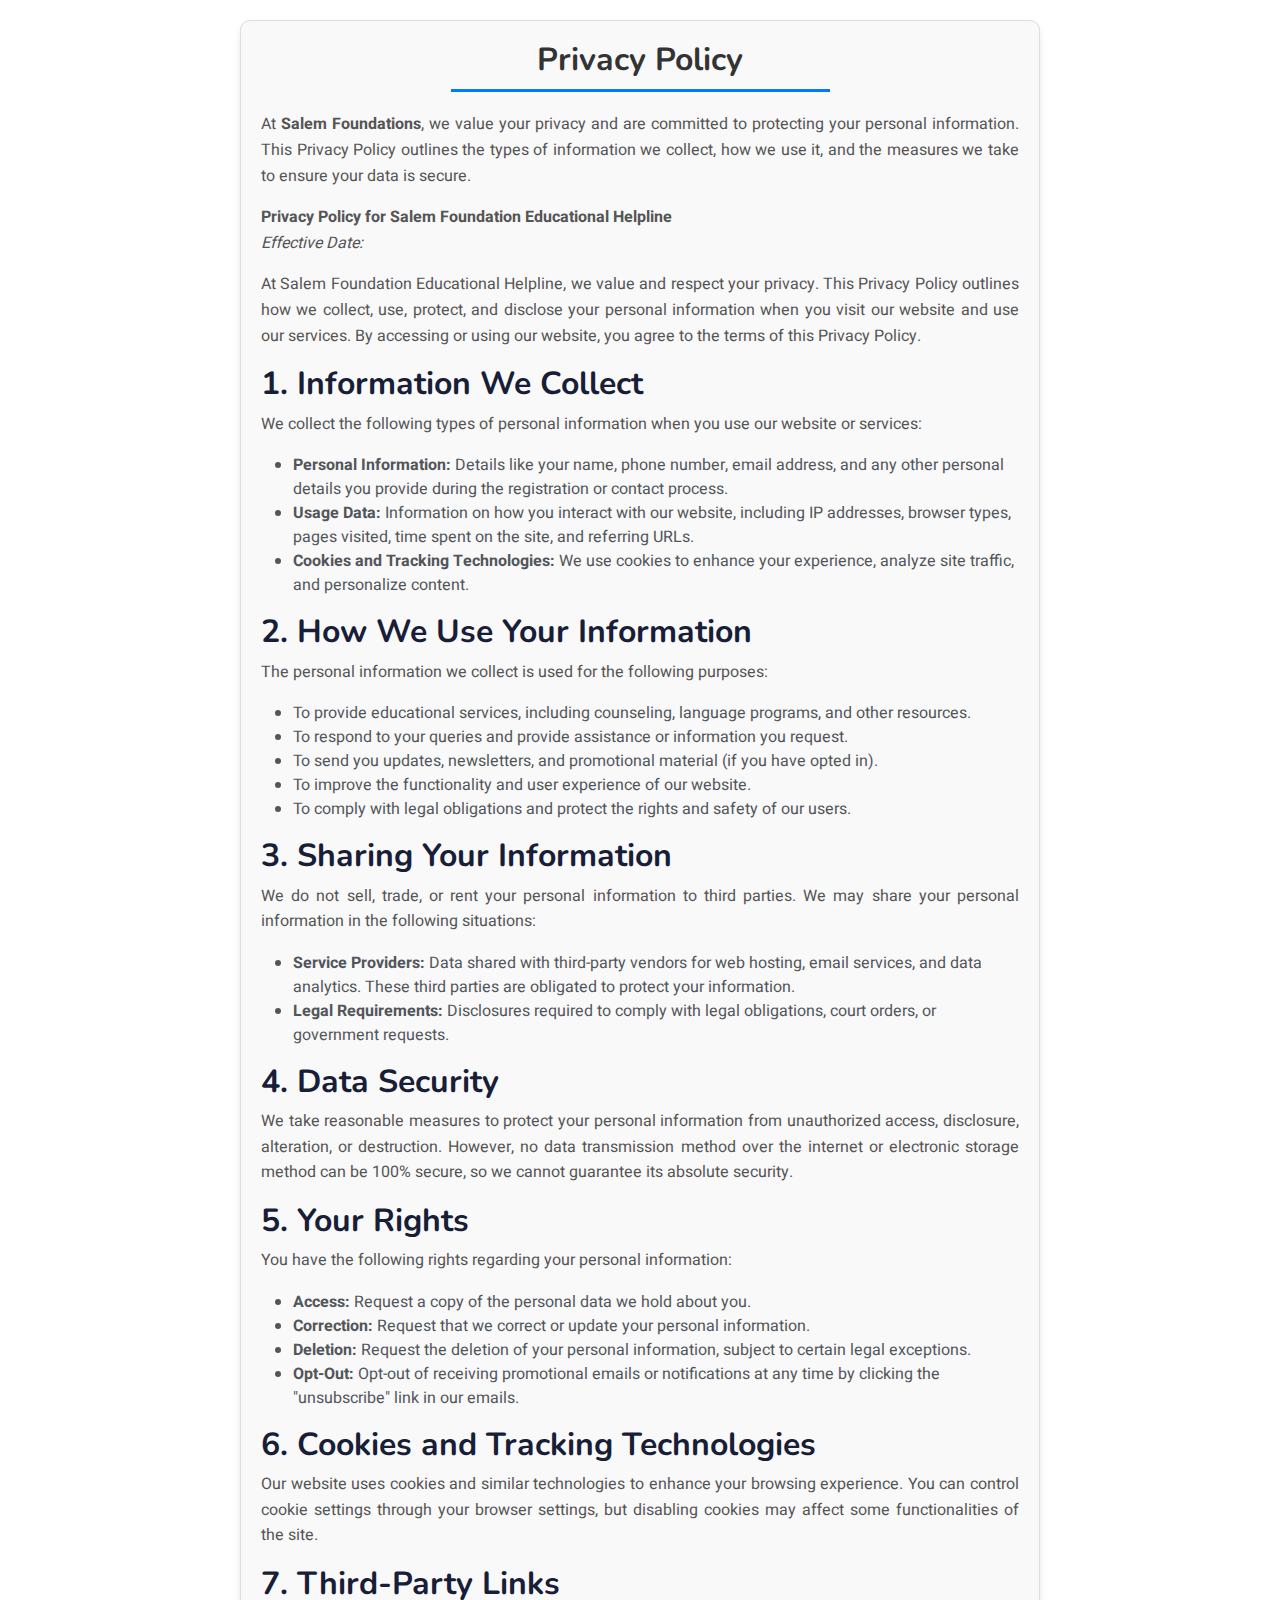
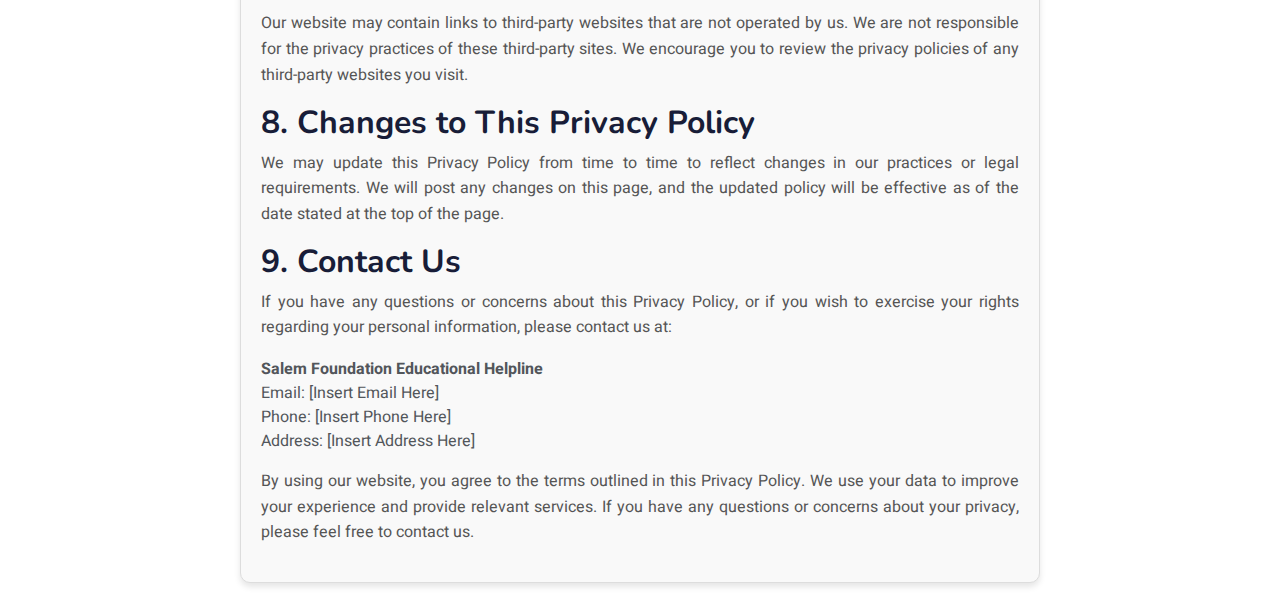
<file: policy.html>
<!DOCTYPE html>
<html lang="en">
<head>
    <meta charset="UTF-8">
    <meta name="viewport" content="width=device-width, initial-scale=1.0">
    <title>Salem Foundations</title>
    <meta content="College Admissions Consulting in Tamil Nadu
    Education Consultancy in Salem
    Career Guidance for Students
    Salem College Admission Services
    Study Abroad Consultants in Tamil Nadu
    Best Education Consultants Near Me
Salem Higher Education Guidance
College Application Support Tamil Nadu
Personalized Career Counseling in Salem
University Admission Assistance in IndiaExpert Admission Guidance Tamil Nadu
Salem College Enrollment Assistance
Higher Education Roadmap for Students
College Selection and Career Planning Salem
Salem Foundations Admission Support
How to Get Admission to Top Colleges in Tamil Nadu
Best College Admission Consultants in Salem
Affordable Education Consulting Services Tamil Nadu
Professional Career Guidance for Students in Salem
Salem-Based Educational Consultancy for College Admissions
Salem Educational Consultants
Tamil Nadu College Admissions Help
Education Counseling Services in Salem
Guidance for Students in Tamil Nadu
Best Consultants for College in Salem
    Peer mentoring programs
    Study tips for college students
    Time management for students
    Self-development programs for youth
    Goal setting for students
    Free coding classes for students
    Python programming for beginners
    Coding classes in Salem
    Online coding courses for students
    Java classes for beginners
    Programming skills for kids
    Learn coding after 12th
    Free IT training in Tamil Nadu
    Coding bootcamps in Salem
    Digital skills for students
    College advice for parents
    Parent-student counseling
    Helping your child choose a college
    Tips for parents of 12th-grade students
    Educational support for parents
    Parental involvement in education
    Parent counseling in Salem
    Parent workshops for education
    Role of parents in college admissions
    Tips for parents on student loans
    Salem district educational helpline
    Free counseling in Salem
    College admission centers in Salem
    Top Salem colleges
    Educational services in Tamil Nadu
    Best colleges near Salem
    Salem Foundation scholarships
    Salem-based career guidance
    Salem educational programs
    Salem Foundation initiatives
    Tamil Nadu government colleges
    Private universities in Tamil Nadu
    State-funded colleges in Salem
    Central universities in Tamil Nadu
    Best private colleges in Salem
    Tamil Nadu polytechnic admissions
    Medical colleges in Tamil Nadu
    Law colleges in Salem
    Admission deadlines in Tamil Nadu colleges
    Distance education in Tamil Nadu
    Technical skills for students
    Free workshops on IT skills
    Hands-on training for students
    Computer courses in Salem
    IT certifications for college students
    Advanced software training
    Practical learning courses
    Skill enhancement classes
    Online skill-building programs
    Free IT workshops
    Student loans in Tamil Nadu
    Education loan counseling
    Low-interest education loans
    Tamil Nadu bank loans for students
    How to apply for student loans
    Government loan schemes for students
    Free guidance on education loans
    Student loan eligibility in India
    Best banks for education loans
    Financial aid programs
    *General Admission Keywords*  
1. College admissions in Tamil Nadu 2025  
2. Free college application help  
3. Salem district college programs  
4. Education consultants in Salem  
5. Guidance for higher education admissions  
6. Top colleges for 12th-grade students  
7. Tamil Nadu university application process  
8. Free educational resources for students  
9. College counseling in Salem  
10. Admission process for Tamil Nadu universities  

*Scholarship and Financial Aid Keywords*  
11. Merit-based scholarships in Tamil Nadu  
12. Free funding for college students  
13. Scholarship eligibility for Indian students  
14. How to apply for scholarships in Salem  
15. Tamil Nadu scholarship opportunities  
16. Grants for higher education in Tamil Nadu  
17. Financial aid offices in Tamil Nadu colleges  
18. Free education schemes in Salem  
19. Women scholarships in Tamil Nadu  
20. Education loan EMI assistance  

*Spoken English Keywords*  
21. English fluency programs in Tamil Nadu  
22. Spoken English programs for youth  
23. Online English communication training  
24. Spoken English for rural students  
25. Personality development and English classes  
26. Confidence-building English courses  
27. Tamil Nadu English language centers  
28. Interactive spoken English classes  
29. Free spoken English for beginners  
30. Communication skill-building workshops  

 *Career Development Keywords*  
31. Job-oriented courses after 12th  
32. Skill-based education in Salem  
33. Career-focused training programs  
34. Career counseling for rural students  
35. Future-ready skill workshops  
36. Career path guidance for students  
37. Free career assessment tools  
38. College courses for career growth  
39. Employment workshops for students  
40. Resume building for freshers  

*Location-Specific Keywords*  
41. Salem Foundation education helpline  
42. Top colleges in Salem district  
43. Salem district higher education guide  
44. Tamil Nadu admission guidance centers  
45. Best schools and colleges in Salem  
46. Student support services in Salem  
47. Salem Foundation initiatives for education  
48. Salem-based career support programs  
49. Free academic help in Salem  
50. Scholarships for Salem students  

*Technical and IT Training Keywords*  
51. Free technical courses in Salem  
52. Computer training for students  
53. Basic programming classes in Tamil Nadu  
54. IT certifications for school students  
55. Learn coding in Salem district  
56. Software development courses for youth  
57. Free IT courses for students  
58. Digital skills training for 12th graders  
59. Advanced Python workshops  
60. AI and machine learning courses for students  
 *Parental Involvement Keywords*  
61. Tips for parents on college admissions  
62. Salem parent-student educational support  
63. Role of parents in higher education  
64. Parent engagement workshops  
65. Family-focused college counseling  
66. Free advice for parents of students  
67. Education support groups for parents  
68. Parent-teacher counseling programs  
69. Scholarships for children of rural parents  
70. Family education workshops in Salem  

*Student-Centered Keywords*  
71. Mental health workshops for students  
72. Free academic guidance for students  
73. Leadership programs for youth  
74. Personal growth activities for students  
75. Workshops on exam preparation  
76. Confidence-building seminars  
77. Group discussions for career readiness  
78. Salem district academic improvement programs  
79. Creative learning workshops  
80. Teamwork skills training for youth  

 *Higher Education Keywords*  
81. Vocational courses in Tamil Nadu  
82. Bachelor’s degree admissions in Salem  
83. College degree programs in Tamil Nadu  
84. Part-time courses in Tamil Nadu colleges  
85. Diploma courses in Tamil Nadu  
86. Admission criteria for engineering colleges  
87. Entrance exam preparation classes  
88. Higher studies guidance for girls  
89. Online admission help for students  
90. Undergraduate programs in Tamil Nadu  

### *Additional Keywords*  
91. Free study material for students  
92. Academic workshops in Tamil Nadu  
93. Motivation sessions for students  
94. Education planning for rural youth  
95. Free educational apps for students  
96. Salem Foundation helpline number  
97. Academic improvement strategies  
98. Life skills workshops for students  
99. Admission fee guidance in Tamil Nadu  
100. Support for first-generation college students
General Admission Keywords*  
1. College entrance help in Tamil Nadu  
2. Salem district admission support  
3. Free college counseling for students  
4. Top institutions in Tamil Nadu  
5. Best private colleges in Salem  
6. Application deadlines for Tamil Nadu colleges  
7. Admission workshops in Salem  
8. Free educational help for students  
9. Online admission services in Tamil Nadu  
10. College admission forms assistance  

Scholarship and Financial Aid Keywords*  
11. Education funding for rural students  
12. Scholarship programs for Tamil Nadu youth  
13. Financial aid services in Salem  
14. Free tuition for merit students  
15. Tamil Nadu education aid programs  
16. Fee concession for higher education  
17. Scholarships for underprivileged students  
18. Financial support for girl students  
19. Need-based scholarships in Tamil Nadu  
20. Free academic grants in Salem  

 *Spoken English Keywords*  
21. English grammar training in Salem  
22. Fluency workshops for rural youth  
23. Spoken English for school students  
24. Advanced English courses in Tamil Nadu  
25. Free English tutorials for beginners  
26. Spoken English teacher training programs  
27. English improvement for college students  
28. Summer English camps in Salem  
29. Tamil Nadu conversational English classes  
30. Real-life English practice sessions  

Career Guidance Keywords*  
31. Vocational guidance after school  
32. Internship opportunities in Salem  
33. Free career webinars for students  
34. Professional development workshops  
35. Choosing the right career path  
36. Higher education and career planning  
37. Salem career fairs for students  
38. Personality assessments for students  
39. Salem job market training programs  
40. Employment readiness workshops  

 *Location-Specific Keywords*  
41. Educational opportunities in Salem  
42. Admission helpline in Tamil Nadu  
43. Salem-based higher education advisors  
44. College placements in Tamil Nadu  
45. Free education in Salem district  
46. Study centers in Tamil Nadu  
47. Salem school-to-college transition services  
48. Educational foundations in Tamil Nadu  
49. Regional admission support for students  
50. Community education programs in Salem  

Technical and IT Training Keywords*  
51. Web development courses for students  
52. IT foundation courses in Salem  
53. Advanced technology workshops  
54. Coding for kids in Tamil Nadu  
55. Robotics classes for students  
56. Mobile app development for beginners  
57. Salem Foundation tech training programs  
58. Cloud computing workshops for students  
59. Cybersecurity training in Tamil Nadu  
60. Digital literacy programs for youth  

 *Parental Support Keywords*  
61. How parents can support education  
62. Educational awareness for parents  
63. Parent-student career planning sessions  
64. Financial advice for parents of students  
65. Family education support programs  
66. Parental involvement in student success  
67. Parent seminars on education in Salem  
68. Academic guidance for families  
69. Parent workshops in Tamil Nadu colleges  
70. Understanding higher education options  

Student Engagement Keywords*  
71. Leadership development for students  
72. Creativity workshops for students  
73. Free personal growth classes  
74. Time management skills for youth  
75. How to excel in academics  
76. Study group activities for students  
77. Emotional intelligence classes for youth  
78. Student achievement awards in Salem  
79. Youth empowerment programs  
80. Stress management classes for students  

Higher Education Keywords*  
81. Bachelor’s degree programs in Tamil Nadu  
82. Specialized courses for Tamil Nadu students  
83. Science colleges in Salem district  
84. Affordable college courses in Tamil Nadu  
85. How to prepare for higher education  
86. Medical course admissions in Salem  
87. PG courses in Tamil Nadu universities  
88. Diploma courses for technical education  
89. Distance learning options in Salem  
90. Career-oriented academic programs  

*Additional Keywords*  
91. Online academic resources for students  
92. Education events in Salem district  
93. Practical learning for Tamil Nadu students  
94. Free library access for students  
95. Tutoring centers in Tamil Nadu  
96. Extracurricular activities for students  
97. Salem Foundation school-to-college program  
98. College admissions information 2025  
99. Best colleges for rural students  
100. Educational apps for Salem students
*General College Admissions Keywords*  
1. College admission consultants in Tamil Nadu  
2. Salem higher education programs  
3. Step-by-step guide to college admissions  
4. Tamil Nadu university application tips  
5. Free college admission seminars  
6. Higher studies guidance in Salem  
7. Best colleges for engineering in Tamil Nadu  
8. Top arts colleges in Salem  
9. College admission process simplified  
10. How to get into Tamil Nadu colleges  

Scholarship and Financial Aid Keywords*  
11. Full scholarships for Tamil Nadu students  
12. Free tuition fee programs in Salem  
13. Financial support for rural education  
14. College fee reimbursement schemes  
15. Tamil Nadu education grants  
16. Scholarships for SC/ST students  
17. Financial aid for economically weaker sections  
18. How to apply for government scholarships  
19. Scholarship programs for first-generation students  
20. Salem district free education programs  

*Application Support Keywords*  
21. College admission forms download  
22. Tamil Nadu entrance exam preparation  
23. Application deadlines for colleges  
24. Free college application review services  
25. How to fill college application forms  
26. Salem university admission criteria  
27. Online admission application process  
28. Admission helpline in Tamil Nadu  
29. Salem Foundation college application workshops  
30. Personal statement guidance for students  
 *Location-Specific Admissions Keywords*  
31. Salem-based college admissions  
32. Admission help for Tamil Nadu students  
33. Regional college programs in Salem  
34. Free admissions guidance in Tamil Nadu  
35. Salem Foundation college network  
36. Best colleges in Salem city  
37. Rural education initiatives in Tamil Nadu  
38. Top universities near Salem district  
39. Education counseling in Tamil Nadu villages  
40. Admission assistance in South India  

Stream-Specific Admissions Keywords**  
41. Admission help for medical courses  
42. Engineering admissions in Tamil Nadu  
43. B.Com college admissions in Salem  
44. Arts and humanities programs in Tamil Nadu  
45. Professional course admissions  
46. Admission help for nursing programs  
47. Polytechnic admissions in Salem  
48. Law school admissions in Tamil Nadu  
49. MBA college admissions in Salem  
50. Tamil Nadu diploma course admissions  

Specialized College Admissions Keywords*  
51. Merit-based college admissions in Tamil Nadu  
52. Quota-based admissions in Salem  
53. How to secure reserved category seats  
54. Salem Foundation admission quotas  
55. Free admission for first-generation learners  
56. Direct college admissions in Tamil Nadu  
57. Salem Foundation minority scholarships  
58. Sports quota admissions in Tamil Nadu  
59. Arts quota admissions in colleges  
60. Free counseling for specialized courses  

Admissions for Rural Students Keywords*  
61. Rural education programs in Tamil Nadu  
62. College admissions for rural youth  
63. Free admission support for villages  
64. Scholarship programs for rural students  
65. Free transportation for rural students  
66. Remote area education opportunities  
67. Education for underserved communities  
68. Rural student-friendly colleges  
69. Free books and materials for rural students  
70. Village-based career counseling  

*Free Programs and Workshops Keywords*  
71. College admission webinars for students  
72. Free admission workshops in Salem  
73. Online seminars on higher education  
74. Student guidance events in Tamil Nadu  
75. Free college application bootcamps  
76. Admission preparation classes in Salem  
77. Free personal interview preparation  
78. Salem career guidance webinars  
79. How to choose the right college program  
80. Salem Foundation education fairs  

Parental Support for Admissions Keywords*  
81. Admission counseling for parents  
82. Parental guide for Tamil Nadu colleges  
83. Family financial planning for education  
84. Parent-student admission workshops  
85. Helping parents navigate college options  
86. Admission advice for working parents  
87. Parent engagement in higher education  
88. Free admission talks for families  
89. College selection tips for parents  
90. Parental support for rural students  

Future-Oriented Admissions Keywords*  
91. Future-ready courses in Tamil Nadu  
92. College admissions for 2025 programs  
93. Emerging career fields in Tamil Nadu  
94. Next-generation education plans  
95. Advanced degree admissions in Tamil Nadu  
96. Free tech-based programs for students  
97. Salem Foundation's future education goals  
98. Future-proof career courses in Salem  
99. Salem college trends for 2025  
100. Tamil Nadu skill-focused admissions
*General Scholarships After +2 Keywords*  
1. Scholarships after 12th in Tamil Nadu  
2. Free college fees for +2 students  
3. How to apply for scholarships after 12th  
4. Tamil Nadu government scholarships for students  
5. Education loans for +2 pass students  
6. Scholarships for merit students after +2  
7. Best scholarships for Class 12 pass students  
8. State scholarships for higher education  
9. Online applications for +2 scholarships  
10. Free college education for 12th pass students  

 *Welfare Scholarships Keywords*  
11. Welfare scholarships in Tamil Nadu  
12. Government welfare schemes for education  
13. Education benefits for underprivileged students  
14. Free education schemes for poor students  
15. Welfare scholarships for SC/ST students  
16. Tamil Nadu scholarships for economically weaker sections  
17. Free education for BPL families  
18. How to get welfare scholarships in Salem  
19. Social welfare board education grants  
20. Tribal welfare scholarships in Tamil Nadu  



First-Generation Graduation Scholarship Keywords*  
21. First-generation graduate scholarships  
22. Scholarships for first-time college students  
23. Tamil Nadu first graduate tuition fee waiver  
24. First graduation schemes in Salem  
25. First graduate family scholarships in Tamil Nadu  
26. Free education for first-generation graduates  
27. Salem Foundation first-graduate assistance  
28. Financial aid for first-time graduates  
29. First graduate quota benefits in Tamil Nadu  
30. Tamil Nadu government first-graduate policy  

*Community Scholarship Keywords*  
31. Community-based education scholarships  
32. Scholarships for Tamil Nadu backward classes  
33. BC/MBC scholarship schemes  
34. Free education for minority students  
35. Community-specific scholarships in Tamil Nadu  
36. Salem Foundation community welfare schemes  
37. OBC scholarships for higher education  
38. Community education benefits in Salem  
39. SC/ST education financial aid  
40. Minority quota scholarships in Tamil Nadu  

*Pudhumai Pen Scholarship Keywords*  
41. Pudhumai Pen scholarship eligibility  
42. Tamil Nadu Pudhumai Pen scheme details  
43. How to apply for Pudhumai Pen scholarship  
44. Benefits of Pudhumai Pen scheme  
45. Free education for girl students in Tamil Nadu  
46. Women education support under Pudhumai Pen  
47. Salem Foundation’s Pudhumai Pen services  
48. Pudhumai Pen scholarship helpline  
49. Tamil Nadu scholarships for girl students  
50. Pudhumai Pen scheme for rural girls  



*Popular Scholarship Keywords*  
51. Scholarships for top rank holders in Tamil Nadu  
52. Merit-based scholarships for +2 students  
53. Free hostel facility scholarships in Tamil Nadu  
54. Tamil Nadu government education aid  
55. Top scholarships for Class 12 students  
56. Private scholarships for higher studies  
57. Overseas scholarships for Tamil Nadu students  
58. Scholarships for engineering students in Tamil Nadu  
59. Arts and science scholarships in Tamil Nadu  
60. Tamil Nadu scholarships for medical courses  

*Need-Based Scholarship Keywords*  
61. Need-based financial aid for students  
62. Scholarships for economically weaker families  
63. Free education for low-income students  
64. Tamil Nadu government need-based scholarships  
65. Financial aid for rural Tamil Nadu students  
66. Tuition fee waivers for EWS students  
67. Scholarships for low-income families in Salem  
68. Free college admissions for poor students  
69. Salem Foundation financial assistance programs  
70. Fee waiver programs for underprivileged students  



*Category-Specific Scholarship Keywords*  
71. SC scholarships for higher education  
72. MBC scholarships for college students  
73. Free tuition for minority students  
74. Scholarships for Tamil Nadu OBC students  
75. Education benefits for ST students in Tamil Nadu  
76. Free education for BC category students  
77. Quota-based scholarships in Tamil Nadu  
78. Financial aid for Dalit students  
79. Community reservation scholarships in Salem  
80. Government quota scholarships for +2 pass  

*Women-Centric Scholarship Keywords*  
81. Free education for girls in Tamil Nadu  
82. Girl-child education benefits in Tamil Nadu  
83. Women empowerment scholarships in Salem  
84. Tamil Nadu schemes for female graduates  
85. Financial support for girl students in rural areas  
86. Pudhumai Pen benefits for female students  
87. Girl-specific scholarships in Tamil Nadu  
88. Free education for single-parent daughters  
89. Women scholarships for STEM courses  
90. Government schemes for women’s education  



*Most-Searched Scholarship Keywords*  
91. Scholarships 2025 in Tamil Nadu  
92. Tamil Nadu post-matric scholarships  
93. Free higher education for 12th students  
94. Central government scholarships for +2 students  
95. Salem Foundation scholarship helpline  
96. Tamil Nadu state quota scholarship schemes  
97. Free textbooks and materials scholarships  
98. How to get free college fees in Tamil Nadu  
99. Top education schemes for Tamil Nadu students  
100. Education welfare programs for Salem students
" name="keywords">
    <meta content="Salem Foundations offers expert educational consulting services to help students navigate the college admission process. We provide personalized guidance, career advice, and support to help students find the right college fit and secure their future success." name="description">

    <link rel="stylesheet" href="css/style.css">
    <link rel="stylesheet" href="css/bootstrap.min.css">

    <!-- Favicons -->
  <link href="img/Salem Foundations Icon.ico" rel="icon">
  <link href="img/Salem Foundations Icon.ico" rel="apple-touch-icon">

    <!-- Google Web Fonts -->
    <link rel="preconnect" href="https://fonts.googleapis.com">
    <link rel="preconnect" href="https://fonts.gstatic.com" crossorigin>
    <link href="https://fonts.googleapis.com/css2?family=Heebo:wght@400;500;600&family=Nunito:wght@600;700;800&display=swap" rel="stylesheet">

    <!-- Icon Font Stylesheet -->
    <link href="https://cdnjs.cloudflare.com/ajax/libs/font-awesome/5.10.0/css/all.min.css" rel="stylesheet">
    <link href="https://cdn.jsdelivr.net/npm/bootstrap-icons@1.4.1/font/bootstrap-icons.css" rel="stylesheet">

    <!-- Libraries Stylesheet -->
    <link href="lib/animate/animate.min.css" rel="stylesheet">
    <link href="lib/owlcarousel/assets/owl.carousel.min.css" rel="stylesheet">

    <!-- Customized Bootstrap Stylesheet -->
    <link href="css/bootstrap.min.css" rel="stylesheet">

    <!-- Template Stylesheet -->
    <link href="css/style.css" rel="stylesheet">

</head>
<body>

  <!-- Privacy Policy Section -->
<div class="policy-section">
    <!-- Main Heading -->
    <h1>Privacy Policy</h1>

    <!-- Introductory Paragraph -->
    <p>
        At <strong>Salem Foundations</strong>, we value your privacy and are committed to protecting your personal information. 
        This Privacy Policy outlines the types of information we collect, how we use it, and the measures we take to ensure 
        your data is secure.
    </p>

    <!-- Policy Overview -->
    <p>
        <strong>Privacy Policy for Salem Foundation Educational Helpline</strong><br>
        <em>Effective Date:</em>
    </p>

    <!-- Introduction -->
    <p>
        At Salem Foundation Educational Helpline, we value and respect your privacy. This Privacy Policy outlines how we collect, 
        use, protect, and disclose your personal information when you visit our website and use our services. By accessing or 
        using our website, you agree to the terms of this Privacy Policy.
    </p>

    <!-- Information We Collect -->
    <h2>1. Information We Collect</h2>
    <p>
        We collect the following types of personal information when you use our website or services:
    </p>
    <ul>
        <li><strong>Personal Information:</strong> Details like your name, phone number, email address, and any other personal 
        details you provide during the registration or contact process.</li>
        <li><strong>Usage Data:</strong> Information on how you interact with our website, including IP addresses, browser types, 
        pages visited, time spent on the site, and referring URLs.</li>
        <li><strong>Cookies and Tracking Technologies:</strong> We use cookies to enhance your experience, analyze site traffic, 
        and personalize content.</li>
    </ul>

    <!-- How We Use Your Information -->
    <h2>2. How We Use Your Information</h2>
    <p>
        The personal information we collect is used for the following purposes:
    </p>
    <ul>
        <li>To provide educational services, including counseling, language programs, and other resources.</li>
        <li>To respond to your queries and provide assistance or information you request.</li>
        <li>To send you updates, newsletters, and promotional material (if you have opted in).</li>
        <li>To improve the functionality and user experience of our website.</li>
        <li>To comply with legal obligations and protect the rights and safety of our users.</li>
    </ul>

    <!-- Sharing Your Information -->
    <h2>3. Sharing Your Information</h2>
    <p>
        We do not sell, trade, or rent your personal information to third parties. We may share your personal information in the 
        following situations:
    </p>
    <ul>
        <li><strong>Service Providers:</strong> Data shared with third-party vendors for web hosting, email services, and data 
        analytics. These third parties are obligated to protect your information.</li>
        <li><strong>Legal Requirements:</strong> Disclosures required to comply with legal obligations, court orders, or government 
        requests.</li>
    </ul>

    <!-- Data Security -->
    <h2>4. Data Security</h2>
    <p>
        We take reasonable measures to protect your personal information from unauthorized access, disclosure, alteration, or 
        destruction. However, no data transmission method over the internet or electronic storage method can be 100% secure, so 
        we cannot guarantee its absolute security.
    </p>

    <!-- Your Rights -->
    <h2>5. Your Rights</h2>
    <p>
        You have the following rights regarding your personal information:
    </p>
    <ul>
        <li><strong>Access:</strong> Request a copy of the personal data we hold about you.</li>
        <li><strong>Correction:</strong> Request that we correct or update your personal information.</li>
        <li><strong>Deletion:</strong> Request the deletion of your personal information, subject to certain legal exceptions.</li>
        <li><strong>Opt-Out:</strong> Opt-out of receiving promotional emails or notifications at any time by clicking the 
        "unsubscribe" link in our emails.</li>
    </ul>

    <!-- Cookies and Tracking Technologies -->
    <h2>6. Cookies and Tracking Technologies</h2>
    <p>
        Our website uses cookies and similar technologies to enhance your browsing experience. You can control cookie settings 
        through your browser settings, but disabling cookies may affect some functionalities of the site.
    </p>

    <!-- Third-Party Links -->
    <h2>7. Third-Party Links</h2>
    <p>
        Our website may contain links to third-party websites that are not operated by us. We are not responsible for the privacy 
        practices of these third-party sites. We encourage you to review the privacy policies of any third-party websites you visit.
    </p>

    <!-- Changes to Privacy Policy -->
    <h2>8. Changes to This Privacy Policy</h2>
    <p>
        We may update this Privacy Policy from time to time to reflect changes in our practices or legal requirements. We will post 
        any changes on this page, and the updated policy will be effective as of the date stated at the top of the page.
    </p>

    <!-- Contact Us -->
    <h2>9. Contact Us</h2>
    <p>
        If you have any questions or concerns about this Privacy Policy, or if you wish to exercise your rights regarding your 
        personal information, please contact us at:
    </p>
    <address>
        <strong>Salem Foundation Educational Helpline</strong><br>
        Email: [Insert Email Here]<br>
        Phone: [Insert Phone Here]<br>
        Address: [Insert Address Here]
    </address>

    <!-- Final Statement -->
    <p>
        By using our website, you agree to the terms outlined in this Privacy Policy. We use your data to improve your experience 
        and provide relevant services. If you have any questions or concerns about your privacy, please feel free to contact us.
    </p>
</div>

</body>
</html>
</file>
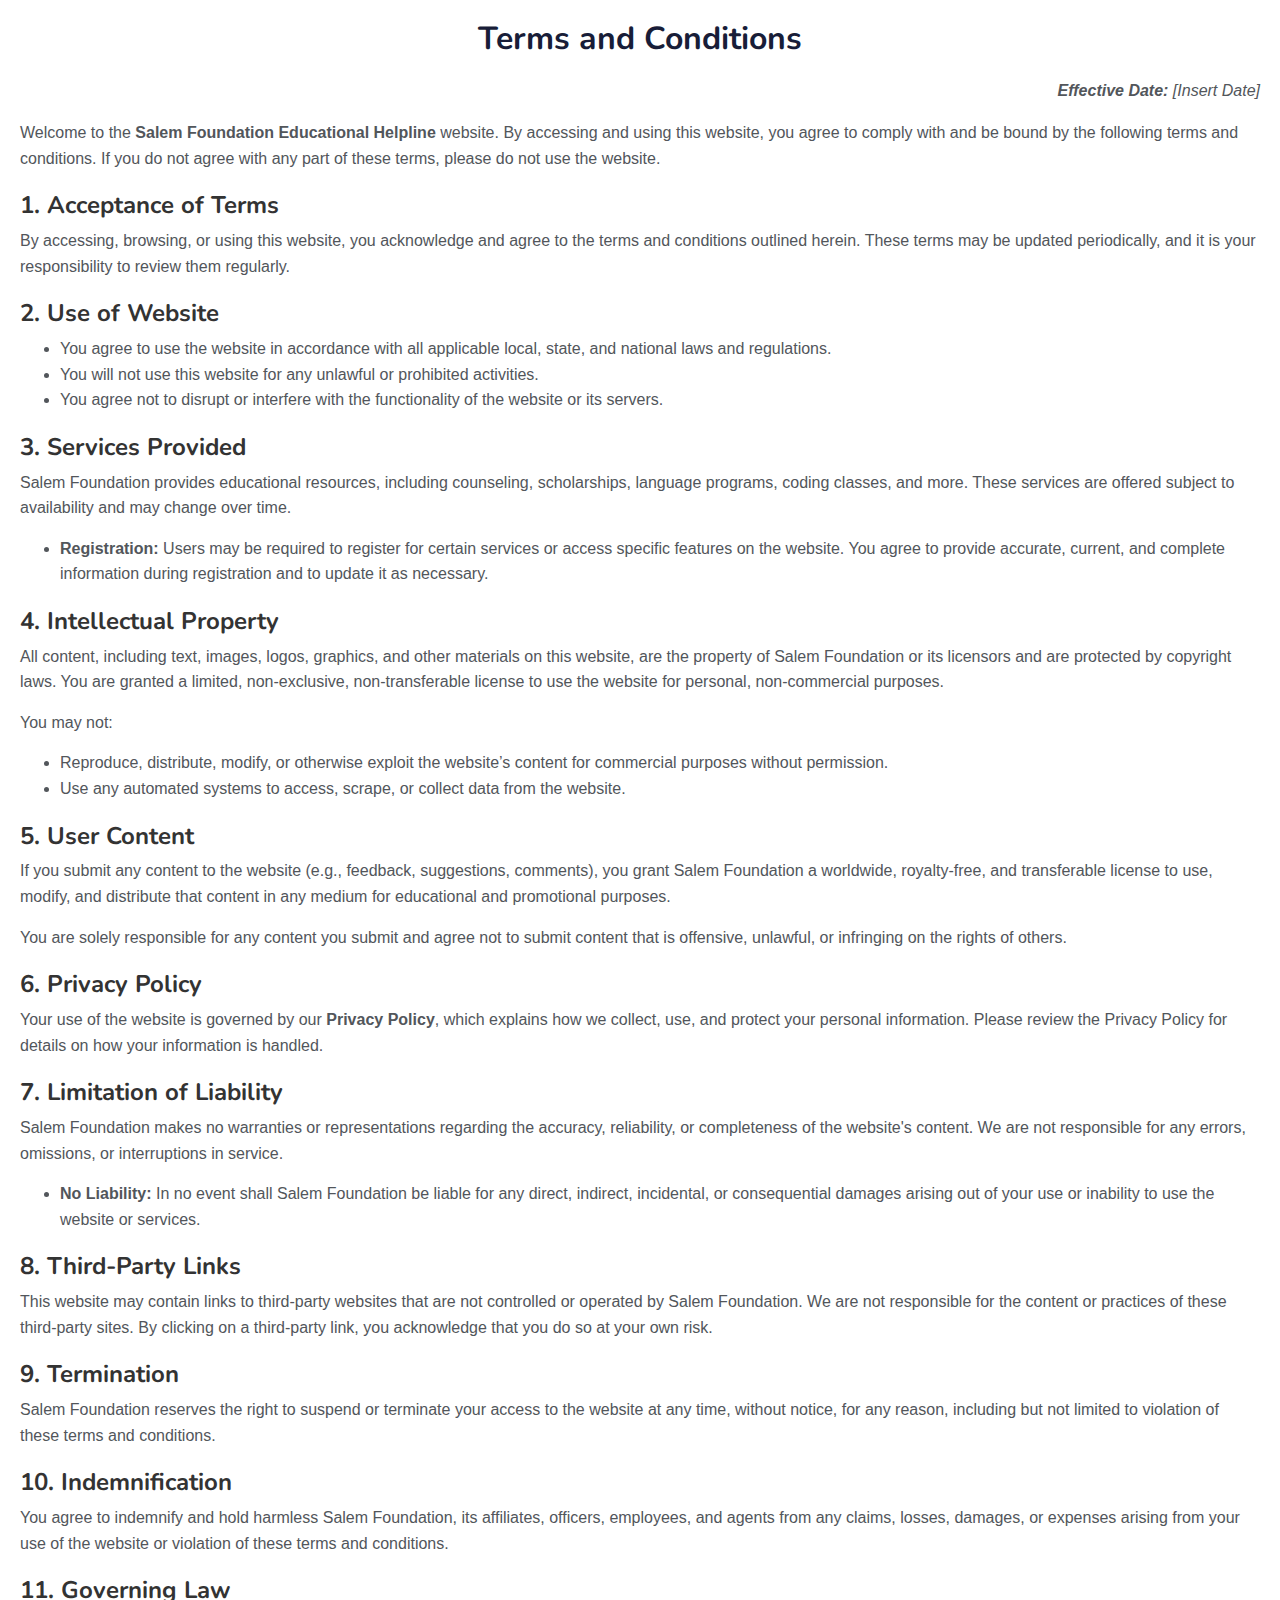
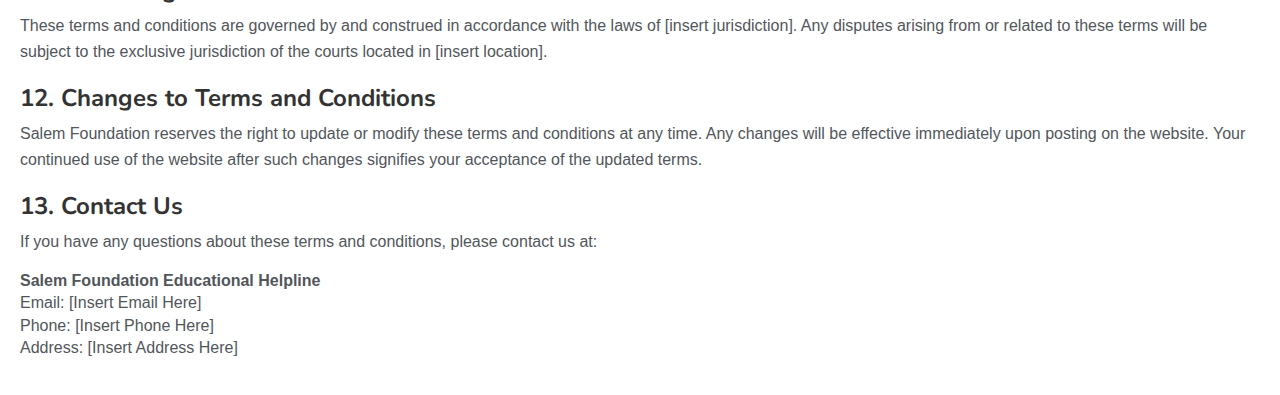
<file: terms.html>
<!DOCTYPE html>
<html lang="en">
<head>
    <meta charset="UTF-8">
    <meta name="viewport" content="width=device-width, initial-scale=1.0">
    <title>Salem Foundations</title>
    <meta content="College Admissions Consulting in Tamil Nadu
    Education Consultancy in Salem
    Career Guidance for Students
    Salem College Admission Services
    Study Abroad Consultants in Tamil Nadu
    Best Education Consultants Near Me
Salem Higher Education Guidance
College Application Support Tamil Nadu
Personalized Career Counseling in Salem
University Admission Assistance in IndiaExpert Admission Guidance Tamil Nadu
Salem College Enrollment Assistance
Higher Education Roadmap for Students
College Selection and Career Planning Salem
Salem Foundations Admission Support
How to Get Admission to Top Colleges in Tamil Nadu
Best College Admission Consultants in Salem
Affordable Education Consulting Services Tamil Nadu
Professional Career Guidance for Students in Salem
Salem-Based Educational Consultancy for College Admissions
Salem Educational Consultants
Tamil Nadu College Admissions Help
Education Counseling Services in Salem
Guidance for Students in Tamil Nadu
Best Consultants for College in Salem
    Peer mentoring programs
    Study tips for college students
    Time management for students
    Self-development programs for youth
    Goal setting for students
    Free coding classes for students
    Python programming for beginners
    Coding classes in Salem
    Online coding courses for students
    Java classes for beginners
    Programming skills for kids
    Learn coding after 12th
    Free IT training in Tamil Nadu
    Coding bootcamps in Salem
    Digital skills for students
    College advice for parents
    Parent-student counseling
    Helping your child choose a college
    Tips for parents of 12th-grade students
    Educational support for parents
    Parental involvement in education
    Parent counseling in Salem
    Parent workshops for education
    Role of parents in college admissions
    Tips for parents on student loans
    Salem district educational helpline
    Free counseling in Salem
    College admission centers in Salem
    Top Salem colleges
    Educational services in Tamil Nadu
    Best colleges near Salem
    Salem Foundation scholarships
    Salem-based career guidance
    Salem educational programs
    Salem Foundation initiatives
    Tamil Nadu government colleges
    Private universities in Tamil Nadu
    State-funded colleges in Salem
    Central universities in Tamil Nadu
    Best private colleges in Salem
    Tamil Nadu polytechnic admissions
    Medical colleges in Tamil Nadu
    Law colleges in Salem
    Admission deadlines in Tamil Nadu colleges
    Distance education in Tamil Nadu
    Technical skills for students
    Free workshops on IT skills
    Hands-on training for students
    Computer courses in Salem
    IT certifications for college students
    Advanced software training
    Practical learning courses
    Skill enhancement classes
    Online skill-building programs
    Free IT workshops
    Student loans in Tamil Nadu
    Education loan counseling
    Low-interest education loans
    Tamil Nadu bank loans for students
    How to apply for student loans
    Government loan schemes for students
    Free guidance on education loans
    Student loan eligibility in India
    Best banks for education loans
    Financial aid programs
    *General Admission Keywords*  
1. College admissions in Tamil Nadu 2025  
2. Free college application help  
3. Salem district college programs  
4. Education consultants in Salem  
5. Guidance for higher education admissions  
6. Top colleges for 12th-grade students  
7. Tamil Nadu university application process  
8. Free educational resources for students  
9. College counseling in Salem  
10. Admission process for Tamil Nadu universities  

*Scholarship and Financial Aid Keywords*  
11. Merit-based scholarships in Tamil Nadu  
12. Free funding for college students  
13. Scholarship eligibility for Indian students  
14. How to apply for scholarships in Salem  
15. Tamil Nadu scholarship opportunities  
16. Grants for higher education in Tamil Nadu  
17. Financial aid offices in Tamil Nadu colleges  
18. Free education schemes in Salem  
19. Women scholarships in Tamil Nadu  
20. Education loan EMI assistance  

*Spoken English Keywords*  
21. English fluency programs in Tamil Nadu  
22. Spoken English programs for youth  
23. Online English communication training  
24. Spoken English for rural students  
25. Personality development and English classes  
26. Confidence-building English courses  
27. Tamil Nadu English language centers  
28. Interactive spoken English classes  
29. Free spoken English for beginners  
30. Communication skill-building workshops  

 *Career Development Keywords*  
31. Job-oriented courses after 12th  
32. Skill-based education in Salem  
33. Career-focused training programs  
34. Career counseling for rural students  
35. Future-ready skill workshops  
36. Career path guidance for students  
37. Free career assessment tools  
38. College courses for career growth  
39. Employment workshops for students  
40. Resume building for freshers  

*Location-Specific Keywords*  
41. Salem Foundation education helpline  
42. Top colleges in Salem district  
43. Salem district higher education guide  
44. Tamil Nadu admission guidance centers  
45. Best schools and colleges in Salem  
46. Student support services in Salem  
47. Salem Foundation initiatives for education  
48. Salem-based career support programs  
49. Free academic help in Salem  
50. Scholarships for Salem students  

*Technical and IT Training Keywords*  
51. Free technical courses in Salem  
52. Computer training for students  
53. Basic programming classes in Tamil Nadu  
54. IT certifications for school students  
55. Learn coding in Salem district  
56. Software development courses for youth  
57. Free IT courses for students  
58. Digital skills training for 12th graders  
59. Advanced Python workshops  
60. AI and machine learning courses for students  
 *Parental Involvement Keywords*  
61. Tips for parents on college admissions  
62. Salem parent-student educational support  
63. Role of parents in higher education  
64. Parent engagement workshops  
65. Family-focused college counseling  
66. Free advice for parents of students  
67. Education support groups for parents  
68. Parent-teacher counseling programs  
69. Scholarships for children of rural parents  
70. Family education workshops in Salem  

*Student-Centered Keywords*  
71. Mental health workshops for students  
72. Free academic guidance for students  
73. Leadership programs for youth  
74. Personal growth activities for students  
75. Workshops on exam preparation  
76. Confidence-building seminars  
77. Group discussions for career readiness  
78. Salem district academic improvement programs  
79. Creative learning workshops  
80. Teamwork skills training for youth  

 *Higher Education Keywords*  
81. Vocational courses in Tamil Nadu  
82. Bachelor’s degree admissions in Salem  
83. College degree programs in Tamil Nadu  
84. Part-time courses in Tamil Nadu colleges  
85. Diploma courses in Tamil Nadu  
86. Admission criteria for engineering colleges  
87. Entrance exam preparation classes  
88. Higher studies guidance for girls  
89. Online admission help for students  
90. Undergraduate programs in Tamil Nadu  

### *Additional Keywords*  
91. Free study material for students  
92. Academic workshops in Tamil Nadu  
93. Motivation sessions for students  
94. Education planning for rural youth  
95. Free educational apps for students  
96. Salem Foundation helpline number  
97. Academic improvement strategies  
98. Life skills workshops for students  
99. Admission fee guidance in Tamil Nadu  
100. Support for first-generation college students
General Admission Keywords*  
1. College entrance help in Tamil Nadu  
2. Salem district admission support  
3. Free college counseling for students  
4. Top institutions in Tamil Nadu  
5. Best private colleges in Salem  
6. Application deadlines for Tamil Nadu colleges  
7. Admission workshops in Salem  
8. Free educational help for students  
9. Online admission services in Tamil Nadu  
10. College admission forms assistance  

Scholarship and Financial Aid Keywords*  
11. Education funding for rural students  
12. Scholarship programs for Tamil Nadu youth  
13. Financial aid services in Salem  
14. Free tuition for merit students  
15. Tamil Nadu education aid programs  
16. Fee concession for higher education  
17. Scholarships for underprivileged students  
18. Financial support for girl students  
19. Need-based scholarships in Tamil Nadu  
20. Free academic grants in Salem  

 *Spoken English Keywords*  
21. English grammar training in Salem  
22. Fluency workshops for rural youth  
23. Spoken English for school students  
24. Advanced English courses in Tamil Nadu  
25. Free English tutorials for beginners  
26. Spoken English teacher training programs  
27. English improvement for college students  
28. Summer English camps in Salem  
29. Tamil Nadu conversational English classes  
30. Real-life English practice sessions  

Career Guidance Keywords*  
31. Vocational guidance after school  
32. Internship opportunities in Salem  
33. Free career webinars for students  
34. Professional development workshops  
35. Choosing the right career path  
36. Higher education and career planning  
37. Salem career fairs for students  
38. Personality assessments for students  
39. Salem job market training programs  
40. Employment readiness workshops  

 *Location-Specific Keywords*  
41. Educational opportunities in Salem  
42. Admission helpline in Tamil Nadu  
43. Salem-based higher education advisors  
44. College placements in Tamil Nadu  
45. Free education in Salem district  
46. Study centers in Tamil Nadu  
47. Salem school-to-college transition services  
48. Educational foundations in Tamil Nadu  
49. Regional admission support for students  
50. Community education programs in Salem  

Technical and IT Training Keywords*  
51. Web development courses for students  
52. IT foundation courses in Salem  
53. Advanced technology workshops  
54. Coding for kids in Tamil Nadu  
55. Robotics classes for students  
56. Mobile app development for beginners  
57. Salem Foundation tech training programs  
58. Cloud computing workshops for students  
59. Cybersecurity training in Tamil Nadu  
60. Digital literacy programs for youth  

 *Parental Support Keywords*  
61. How parents can support education  
62. Educational awareness for parents  
63. Parent-student career planning sessions  
64. Financial advice for parents of students  
65. Family education support programs  
66. Parental involvement in student success  
67. Parent seminars on education in Salem  
68. Academic guidance for families  
69. Parent workshops in Tamil Nadu colleges  
70. Understanding higher education options  

Student Engagement Keywords*  
71. Leadership development for students  
72. Creativity workshops for students  
73. Free personal growth classes  
74. Time management skills for youth  
75. How to excel in academics  
76. Study group activities for students  
77. Emotional intelligence classes for youth  
78. Student achievement awards in Salem  
79. Youth empowerment programs  
80. Stress management classes for students  

Higher Education Keywords*  
81. Bachelor’s degree programs in Tamil Nadu  
82. Specialized courses for Tamil Nadu students  
83. Science colleges in Salem district  
84. Affordable college courses in Tamil Nadu  
85. How to prepare for higher education  
86. Medical course admissions in Salem  
87. PG courses in Tamil Nadu universities  
88. Diploma courses for technical education  
89. Distance learning options in Salem  
90. Career-oriented academic programs  

*Additional Keywords*  
91. Online academic resources for students  
92. Education events in Salem district  
93. Practical learning for Tamil Nadu students  
94. Free library access for students  
95. Tutoring centers in Tamil Nadu  
96. Extracurricular activities for students  
97. Salem Foundation school-to-college program  
98. College admissions information 2025  
99. Best colleges for rural students  
100. Educational apps for Salem students
*General College Admissions Keywords*  
1. College admission consultants in Tamil Nadu  
2. Salem higher education programs  
3. Step-by-step guide to college admissions  
4. Tamil Nadu university application tips  
5. Free college admission seminars  
6. Higher studies guidance in Salem  
7. Best colleges for engineering in Tamil Nadu  
8. Top arts colleges in Salem  
9. College admission process simplified  
10. How to get into Tamil Nadu colleges  

Scholarship and Financial Aid Keywords*  
11. Full scholarships for Tamil Nadu students  
12. Free tuition fee programs in Salem  
13. Financial support for rural education  
14. College fee reimbursement schemes  
15. Tamil Nadu education grants  
16. Scholarships for SC/ST students  
17. Financial aid for economically weaker sections  
18. How to apply for government scholarships  
19. Scholarship programs for first-generation students  
20. Salem district free education programs  

*Application Support Keywords*  
21. College admission forms download  
22. Tamil Nadu entrance exam preparation  
23. Application deadlines for colleges  
24. Free college application review services  
25. How to fill college application forms  
26. Salem university admission criteria  
27. Online admission application process  
28. Admission helpline in Tamil Nadu  
29. Salem Foundation college application workshops  
30. Personal statement guidance for students  
 *Location-Specific Admissions Keywords*  
31. Salem-based college admissions  
32. Admission help for Tamil Nadu students  
33. Regional college programs in Salem  
34. Free admissions guidance in Tamil Nadu  
35. Salem Foundation college network  
36. Best colleges in Salem city  
37. Rural education initiatives in Tamil Nadu  
38. Top universities near Salem district  
39. Education counseling in Tamil Nadu villages  
40. Admission assistance in South India  

Stream-Specific Admissions Keywords**  
41. Admission help for medical courses  
42. Engineering admissions in Tamil Nadu  
43. B.Com college admissions in Salem  
44. Arts and humanities programs in Tamil Nadu  
45. Professional course admissions  
46. Admission help for nursing programs  
47. Polytechnic admissions in Salem  
48. Law school admissions in Tamil Nadu  
49. MBA college admissions in Salem  
50. Tamil Nadu diploma course admissions  

Specialized College Admissions Keywords*  
51. Merit-based college admissions in Tamil Nadu  
52. Quota-based admissions in Salem  
53. How to secure reserved category seats  
54. Salem Foundation admission quotas  
55. Free admission for first-generation learners  
56. Direct college admissions in Tamil Nadu  
57. Salem Foundation minority scholarships  
58. Sports quota admissions in Tamil Nadu  
59. Arts quota admissions in colleges  
60. Free counseling for specialized courses  

Admissions for Rural Students Keywords*  
61. Rural education programs in Tamil Nadu  
62. College admissions for rural youth  
63. Free admission support for villages  
64. Scholarship programs for rural students  
65. Free transportation for rural students  
66. Remote area education opportunities  
67. Education for underserved communities  
68. Rural student-friendly colleges  
69. Free books and materials for rural students  
70. Village-based career counseling  

*Free Programs and Workshops Keywords*  
71. College admission webinars for students  
72. Free admission workshops in Salem  
73. Online seminars on higher education  
74. Student guidance events in Tamil Nadu  
75. Free college application bootcamps  
76. Admission preparation classes in Salem  
77. Free personal interview preparation  
78. Salem career guidance webinars  
79. How to choose the right college program  
80. Salem Foundation education fairs  

Parental Support for Admissions Keywords*  
81. Admission counseling for parents  
82. Parental guide for Tamil Nadu colleges  
83. Family financial planning for education  
84. Parent-student admission workshops  
85. Helping parents navigate college options  
86. Admission advice for working parents  
87. Parent engagement in higher education  
88. Free admission talks for families  
89. College selection tips for parents  
90. Parental support for rural students  

Future-Oriented Admissions Keywords*  
91. Future-ready courses in Tamil Nadu  
92. College admissions for 2025 programs  
93. Emerging career fields in Tamil Nadu  
94. Next-generation education plans  
95. Advanced degree admissions in Tamil Nadu  
96. Free tech-based programs for students  
97. Salem Foundation's future education goals  
98. Future-proof career courses in Salem  
99. Salem college trends for 2025  
100. Tamil Nadu skill-focused admissions
*General Scholarships After +2 Keywords*  
1. Scholarships after 12th in Tamil Nadu  
2. Free college fees for +2 students  
3. How to apply for scholarships after 12th  
4. Tamil Nadu government scholarships for students  
5. Education loans for +2 pass students  
6. Scholarships for merit students after +2  
7. Best scholarships for Class 12 pass students  
8. State scholarships for higher education  
9. Online applications for +2 scholarships  
10. Free college education for 12th pass students  

 *Welfare Scholarships Keywords*  
11. Welfare scholarships in Tamil Nadu  
12. Government welfare schemes for education  
13. Education benefits for underprivileged students  
14. Free education schemes for poor students  
15. Welfare scholarships for SC/ST students  
16. Tamil Nadu scholarships for economically weaker sections  
17. Free education for BPL families  
18. How to get welfare scholarships in Salem  
19. Social welfare board education grants  
20. Tribal welfare scholarships in Tamil Nadu  



First-Generation Graduation Scholarship Keywords*  
21. First-generation graduate scholarships  
22. Scholarships for first-time college students  
23. Tamil Nadu first graduate tuition fee waiver  
24. First graduation schemes in Salem  
25. First graduate family scholarships in Tamil Nadu  
26. Free education for first-generation graduates  
27. Salem Foundation first-graduate assistance  
28. Financial aid for first-time graduates  
29. First graduate quota benefits in Tamil Nadu  
30. Tamil Nadu government first-graduate policy  

*Community Scholarship Keywords*  
31. Community-based education scholarships  
32. Scholarships for Tamil Nadu backward classes  
33. BC/MBC scholarship schemes  
34. Free education for minority students  
35. Community-specific scholarships in Tamil Nadu  
36. Salem Foundation community welfare schemes  
37. OBC scholarships for higher education  
38. Community education benefits in Salem  
39. SC/ST education financial aid  
40. Minority quota scholarships in Tamil Nadu  

*Pudhumai Pen Scholarship Keywords*  
41. Pudhumai Pen scholarship eligibility  
42. Tamil Nadu Pudhumai Pen scheme details  
43. How to apply for Pudhumai Pen scholarship  
44. Benefits of Pudhumai Pen scheme  
45. Free education for girl students in Tamil Nadu  
46. Women education support under Pudhumai Pen  
47. Salem Foundation’s Pudhumai Pen services  
48. Pudhumai Pen scholarship helpline  
49. Tamil Nadu scholarships for girl students  
50. Pudhumai Pen scheme for rural girls  



*Popular Scholarship Keywords*  
51. Scholarships for top rank holders in Tamil Nadu  
52. Merit-based scholarships for +2 students  
53. Free hostel facility scholarships in Tamil Nadu  
54. Tamil Nadu government education aid  
55. Top scholarships for Class 12 students  
56. Private scholarships for higher studies  
57. Overseas scholarships for Tamil Nadu students  
58. Scholarships for engineering students in Tamil Nadu  
59. Arts and science scholarships in Tamil Nadu  
60. Tamil Nadu scholarships for medical courses  

*Need-Based Scholarship Keywords*  
61. Need-based financial aid for students  
62. Scholarships for economically weaker families  
63. Free education for low-income students  
64. Tamil Nadu government need-based scholarships  
65. Financial aid for rural Tamil Nadu students  
66. Tuition fee waivers for EWS students  
67. Scholarships for low-income families in Salem  
68. Free college admissions for poor students  
69. Salem Foundation financial assistance programs  
70. Fee waiver programs for underprivileged students  



*Category-Specific Scholarship Keywords*  
71. SC scholarships for higher education  
72. MBC scholarships for college students  
73. Free tuition for minority students  
74. Scholarships for Tamil Nadu OBC students  
75. Education benefits for ST students in Tamil Nadu  
76. Free education for BC category students  
77. Quota-based scholarships in Tamil Nadu  
78. Financial aid for Dalit students  
79. Community reservation scholarships in Salem  
80. Government quota scholarships for +2 pass  

*Women-Centric Scholarship Keywords*  
81. Free education for girls in Tamil Nadu  
82. Girl-child education benefits in Tamil Nadu  
83. Women empowerment scholarships in Salem  
84. Tamil Nadu schemes for female graduates  
85. Financial support for girl students in rural areas  
86. Pudhumai Pen benefits for female students  
87. Girl-specific scholarships in Tamil Nadu  
88. Free education for single-parent daughters  
89. Women scholarships for STEM courses  
90. Government schemes for women’s education  



*Most-Searched Scholarship Keywords*  
91. Scholarships 2025 in Tamil Nadu  
92. Tamil Nadu post-matric scholarships  
93. Free higher education for 12th students  
94. Central government scholarships for +2 students  
95. Salem Foundation scholarship helpline  
96. Tamil Nadu state quota scholarship schemes  
97. Free textbooks and materials scholarships  
98. How to get free college fees in Tamil Nadu  
99. Top education schemes for Tamil Nadu students  
100. Education welfare programs for Salem students
" name="keywords">
    <meta content="Salem Foundations offers expert educational consulting services to help students navigate the college admission process. We provide personalized guidance, career advice, and support to help students find the right college fit and secure their future success." name="description">

    <link rel="stylesheet" href="css/style.css">
    <link rel="stylesheet" href="css/bootstrap.min.css">

    <!-- Favicons -->
  <link href="img/Salem Foundations Icon.ico" rel="icon">
  <link href="img/Salem Foundations Icon.ico" rel="apple-touch-icon">

    <!-- Google Web Fonts -->
    <link rel="preconnect" href="https://fonts.googleapis.com">
    <link rel="preconnect" href="https://fonts.gstatic.com" crossorigin>
    <link href="https://fonts.googleapis.com/css2?family=Heebo:wght@400;500;600&family=Nunito:wght@600;700;800&display=swap" rel="stylesheet">

    <!-- Icon Font Stylesheet -->
    <link href="https://cdnjs.cloudflare.com/ajax/libs/font-awesome/5.10.0/css/all.min.css" rel="stylesheet">
    <link href="https://cdn.jsdelivr.net/npm/bootstrap-icons@1.4.1/font/bootstrap-icons.css" rel="stylesheet">

    <!-- Libraries Stylesheet -->
    <link href="lib/animate/animate.min.css" rel="stylesheet">
    <link href="lib/owlcarousel/assets/owl.carousel.min.css" rel="stylesheet">

    <!-- Customized Bootstrap Stylesheet -->
    <link href="css/bootstrap.min.css" rel="stylesheet">

    <!-- Template Stylesheet -->
    <link href="css/style.css" rel="stylesheet">

</head>
<body>
    <!-- Terms and Conditions Section -->
<div class="terms-section">
    <!-- Main Heading -->
    <h1 class="terms-heading">Terms and Conditions</h1>

    <!-- Effective Date -->
    <p class="terms-date">
        <strong>Effective Date:</strong> [Insert Date]
    </p>

    <!-- Introduction -->
    <p class="terms-intro">
        Welcome to the <strong>Salem Foundation Educational Helpline</strong> website. By accessing and using this website, you 
        agree to comply with and be bound by the following terms and conditions. If you do not agree with any part of these terms, 
        please do not use the website.
    </p>

    <!-- Terms Sections -->
    <div class="terms-content">
        <!-- Section 1 -->
        <h2>1. Acceptance of Terms</h2>
        <p>
            By accessing, browsing, or using this website, you acknowledge and agree to the terms and conditions outlined herein. 
            These terms may be updated periodically, and it is your responsibility to review them regularly.
        </p>

        <!-- Section 2 -->
        <h2>2. Use of Website</h2>
        <ul>
            <li>You agree to use the website in accordance with all applicable local, state, and national laws and regulations.</li>
            <li>You will not use this website for any unlawful or prohibited activities.</li>
            <li>You agree not to disrupt or interfere with the functionality of the website or its servers.</li>
        </ul>

        <!-- Section 3 -->
        <h2>3. Services Provided</h2>
        <p>
            Salem Foundation provides educational resources, including counseling, scholarships, language programs, coding classes, 
            and more. These services are offered subject to availability and may change over time.
        </p>
        <ul>
            <li><strong>Registration:</strong> Users may be required to register for certain services or access specific features 
            on the website. You agree to provide accurate, current, and complete information during registration and to update it 
            as necessary.</li>
        </ul>

        <!-- Section 4 -->
        <h2>4. Intellectual Property</h2>
        <p>
            All content, including text, images, logos, graphics, and other materials on this website, are the property of Salem 
            Foundation or its licensors and are protected by copyright laws. You are granted a limited, non-exclusive, 
            non-transferable license to use the website for personal, non-commercial purposes.
        </p>
        <p>You may not:</p>
        <ul>
            <li>Reproduce, distribute, modify, or otherwise exploit the website’s content for commercial purposes without permission.</li>
            <li>Use any automated systems to access, scrape, or collect data from the website.</li>
        </ul>

        <!-- Section 5 -->
        <h2>5. User Content</h2>
        <p>
            If you submit any content to the website (e.g., feedback, suggestions, comments), you grant Salem Foundation a 
            worldwide, royalty-free, and transferable license to use, modify, and distribute that content in any medium for 
            educational and promotional purposes.
        </p>
        <p>You are solely responsible for any content you submit and agree not to submit content that is offensive, unlawful, or 
        infringing on the rights of others.</p>

        <!-- Section 6 -->
        <h2>6. Privacy Policy</h2>
        <p>
            Your use of the website is governed by our <strong>Privacy Policy</strong>, which explains how we collect, use, and 
            protect your personal information. Please review the Privacy Policy for details on how your information is handled.
        </p>

        <!-- Other Sections -->
        <h2>7. Limitation of Liability</h2>
        <p>
            Salem Foundation makes no warranties or representations regarding the accuracy, reliability, or completeness of the 
            website's content. We are not responsible for any errors, omissions, or interruptions in service.
        </p>
        <ul>
            <li><strong>No Liability:</strong> In no event shall Salem Foundation be liable for any direct, indirect, incidental, 
            or consequential damages arising out of your use or inability to use the website or services.</li>
        </ul>

        <h2>8. Third-Party Links</h2>
        <p>
            This website may contain links to third-party websites that are not controlled or operated by Salem Foundation. We are 
            not responsible for the content or practices of these third-party sites. By clicking on a third-party link, you 
            acknowledge that you do so at your own risk.
        </p>

        <h2>9. Termination</h2>
        <p>
            Salem Foundation reserves the right to suspend or terminate your access to the website at any time, without notice, for 
            any reason, including but not limited to violation of these terms and conditions.
        </p>

        <h2>10. Indemnification</h2>
        <p>
            You agree to indemnify and hold harmless Salem Foundation, its affiliates, officers, employees, and agents from any 
            claims, losses, damages, or expenses arising from your use of the website or violation of these terms and conditions.
        </p>

        <h2>11. Governing Law</h2>
        <p>
            These terms and conditions are governed by and construed in accordance with the laws of [insert jurisdiction]. Any 
            disputes arising from or related to these terms will be subject to the exclusive jurisdiction of the courts located 
            in [insert location].
        </p>

        <h2>12. Changes to Terms and Conditions</h2>
        <p>
            Salem Foundation reserves the right to update or modify these terms and conditions at any time. Any changes will be 
            effective immediately upon posting on the website. Your continued use of the website after such changes signifies 
            your acceptance of the updated terms.
        </p>

        <h2>13. Contact Us</h2>
        <p>
            If you have any questions about these terms and conditions, please contact us at:
        </p>
        <address>
            <strong>Salem Foundation Educational Helpline</strong><br>
            Email: [Insert Email Here]<br>
            Phone: [Insert Phone Here]<br>
            Address: [Insert Address Here]
        </address>
    </div>
</div>

</body>
</html>
</file>
<file: css/style.css>
/* Fonts */
:root {
    --default-font: "Roboto",  system-ui, -apple-system, "Segoe UI", Roboto, "Helvetica Neue", Arial, "Noto Sans", "Liberation Sans", sans-serif, "Apple Color Emoji", "Segoe UI Emoji", "Segoe UI Symbol", "Noto Color Emoji";
    --heading-font: "Raleway",  sans-serif;
    --nav-font: "Poppins",  sans-serif;
  }
  
  /* Global Colors */
  :root { 
    --background-color: #ffffff; 
    --default-color: #272829;
    --heading-color: #45505b; 
    --accent-color: #06bbcc;
    --surface-color: #ffffff; 
    --contrast-color: #ffffff;
  }
  
  /* Nav Menu Colors */
  :root {
    --nav-color: #45505b; 
    --nav-hover-color: #0563bb; 
    --nav-mobile-background-color: #ffffff; 
    --nav-dropdown-background-color: #ffffff; 
    --nav-dropdown-color: #212529; 
    --nav-dropdown-hover-color: #0563bb
  }
  
  /* Color Presets */
  
  .light-background {
    --background-color: #f9f9f9;
    --surface-color: #ffffff;
  }
  
  .dark-background {
    --background-color: #060606;
    --default-color: #ffffff;
    --heading-color: #ffffff;
    --surface-color: #252525;
    --contrast-color: #ffffff;
  }
  
  /* Smooth scroll */
  :root {
    scroll-behavior: smooth;
  }

:root {
    --primary: #06BBCC;
    --light: #F0FBFC;
    --dark: #181d38;
}

.fw-medium {
    font-weight: 600 !important;
}

.fw-semi-bold {
    font-weight: 700 !important;
}

.back-to-top {
    position: fixed;
    display: none;
    right: 45px;
    bottom: 45px;
    z-index: 99;
}


/*** Spinner ***/
#spinner {
    opacity: 0;
    visibility: hidden;
    transition: opacity .5s ease-out, visibility 0s linear .5s;
    z-index: 99999;
}

#spinner.show {
    transition: opacity .5s ease-out, visibility 0s linear 0s;
    visibility: visible;
    opacity: 1;
}


/*** Button ***/
.btn {
    font-family: 'Nunito', sans-serif;
    font-weight: 600;
    transition: .5s;
}

.btn.btn-primary,
.btn.btn-secondary {
    color: #FFFFFF;
}

.btn-square {
    width: 38px;
    height: 38px;
}

.btn-sm-square {
    width: 32px;
    height: 32px;
}

.btn-lg-square {
    width: 48px;
    height: 48px;
}

.btn-square,
.btn-sm-square,
.btn-lg-square {
    padding: 0;
    display: flex;
    align-items: center;
    justify-content: center;
    font-weight: normal;
    border-radius: 10px;

    position: fixed;
    bottom: 50px; /* Adjust position above the WhatsApp button if both are used */
    right: 60px;
    width: 60px;
    height: 60px;
    z-index: 1000;
    border-radius: 50%;
    box-shadow: 0px 4px 6px rgba(0, 0, 0, 0.2);
    display: flex;
    align-items: center;
    justify-content: center;
    text-decoration: none;
}
@media (max-width: 600px) {
  .btn-lg-square{    
      width: 50px;
      height: 50px;
      bottom: 40px; /* Adjust for smaller screens */
      right: 30px;
  }
  
}


/*** Navbar ***/
.navbar .dropdown-toggle::after {
    border: none;
    content: "\f107";
    font-family: "Font Awesome 5 Free";
    font-weight: 900;
    vertical-align: middle;
    margin-left: 8px;
}

.navbar-light .navbar-nav .nav-link {
    margin-right: 30px;
    padding: 25px 0;
    color: #FFFFFF;
    font-size: 15px;
    text-transform: uppercase;
    outline: none;
}

.navbar-light .navbar-nav .nav-link:hover,
.navbar-light .navbar-nav .nav-link.active {
    color: var(--primary);
}

@media (max-width: 991.98px) {
    .navbar-light .navbar-nav .nav-link  {
        margin-right: 0;
        padding: 10px 0;
    }

    .navbar-light .navbar-nav {
        border-top: 1px solid #EEEEEE;
    }
}

.navbar-light .navbar-brand,
.navbar-light a.btn {
    height: 75px;
}

.navbar-light .navbar-nav .nav-link {
    color: var(--dark);
    font-weight: 500;
}

.navbar-light.sticky-top {
    top: -100px;
    transition: .5s;
}

@media (min-width: 992px) {
    .navbar .nav-item .dropdown-menu {
        display: block;
        margin-top: 0;
        opacity: 0;
        visibility: hidden;
        transition: .5s;
    }

    .navbar .dropdown-menu.fade-down {
        top: 100%;
        transform: rotateX(-75deg);
        transform-origin: 0% 0%;
    }

    .navbar .nav-item:hover .dropdown-menu {
        top: 100%;
        transform: rotateX(0deg);
        visibility: visible;
        transition: .5s;
        opacity: 1;
    }
}


/*** Header carousel ***/
@media (max-width: 768px) {
    .header-carousel .owl-carousel-item {
        position: relative;
        min-height: 500px;
    }
    
    .header-carousel .owl-carousel-item img {
        position: absolute;
        width: 100%;
        height: 100%;
        object-fit: cover;
    }
}

.header-carousel .owl-nav {
    position: absolute;
    top: 50%;
    right: 8%;
    transform: translateY(-50%);
    display: flex;
    flex-direction: column;
}

.header-carousel .owl-nav .owl-prev,
.header-carousel .owl-nav .owl-next {
    margin: 7px 0;
    width: 45px;
    height: 45px;
    display: flex;
    align-items: center;
    justify-content: center;
    color: #FFFFFF;
    background: transparent;
    border: 1px solid #FFFFFF;
    font-size: 22px;
    transition: .5s;
}

.header-carousel .owl-nav .owl-prev:hover,
.header-carousel .owl-nav .owl-next:hover {
    background: var(--primary);
    border-color: var(--primary);
}

.page-header {
    background: linear-gradient(rgba(24, 29, 56, .7), rgba(24, 29, 56, .7)), url(../img/carousel-1.jpg);
    background-position: center center;
    background-repeat: no-repeat;
    background-size: cover;
}

.page-header-inner {
    background: rgba(15, 23, 43, .7);
}

.breadcrumb-item + .breadcrumb-item::before {
    color: var(--light);
}

.banner-container {
  position: relative;
  width: 100%;
  height: 100vh; /* Default height */
  overflow: hidden;
}

.banner-img {
  width: 100%;
  height: 100%;
  object-fit: cover;
}

.banner-overlay {
  position: absolute;
  top: 0;
  left: 0;
  width: 100%;
  height: 100%;
  background: rgba(24, 29, 56, 0.7);
  display: flex;
  align-items: center;
}

/* Responsive Design for Mobile */
@media (max-width: 768px) {
  .banner-container {
      height: 80vh; /* Increased height for 4:5 aspect ratio */
  }
}

/*** Section Title ***/
.section-title {
    position: relative;
    display: inline-block;
    text-transform: uppercase;
}


.section-title.text-start::before {
    width: calc(100% + 40px);
    left: 0;
}

.section-title.text-start::after {
    width: calc(100% + 60px);
    left: 0;
}


/*** After 12th ***/
.service-item {
    background: var(--light);
    transition: .5s;
}

.service-item:hover {
    margin-top: -10px;
    background: var(--primary);
}

.service-item * {
    transition: .5s;
}

.service-item:hover * {
    color: var(--light) !important;
}

/*Why us stats*/
.stats-section {
  display: flex;
  justify-content: space-around;
  align-items: center;
  background-color: #ffffff;
  padding: 20px 0;
}

.stat-item {
  text-align: center;
  margin: 10px;
}

.icon {

  font-size: 50px;
  
  color: #06bbcc;
  margin-bottom: 10px;
}

.number {
  font-size: 20px;
  color: #333;
  font-weight: bold;
}

.stat-item p {
  color: #666;
}

.extra {
  margin-left: 5rem;
  flex: 0  auto;
  width: 42.5%;
  float: left;
  display: relative;
  flex-wrap: wrap;
}

.extra2 {
  margin-left: 5rem;
 
  width: 42.5%;
  float: left;
 
}

@media screen and (max-width: 600px){
  extra, extra2{
  width: 100%;
  }
  }

  @media only screen and (max-width: 500px)
  {
    .extra {
        margin-left: 5rem;
        width: 70.5%;
        float: left;
        display: relative;
        flex-wrap: wrap;
    }
    .extra2 {
      margin-left: 5rem;
      width: 70.5%;
      float: left;
      display: relative;
      flex-wrap: wrap;
  }
  }

    /* Section Title Styling */
    .institutions-section {
      text-align: center;
      padding: 20px 0;
      background-color: #ffffff; /* Optional background color */
    }
    
    .institutions-section .section-title {
      
      font-weight: bold;
      margin-bottom: 20px;
      color: #181d38; /* Text color */
    }
    
    /* Logos Container Styling */
    .logos-container {
      display: flex;
      justify-content: space-around;
      align-items: center;
      gap: 20px; /* Adjust gap between logos */
      flex-wrap: wrap; /* Allows wrapping for smaller screens */
      padding: 20px;
    }
    
    .logos-container img {
      max-width: 180px; /* Adjust the max width of the logos */
      height: auto; /* Maintain aspect ratio */
      transition: transform 0.3s ease-in-out; /* Optional hover effect */
    }
    
    .logos-container img:hover {
      transform: scale(1.1); /* Slightly enlarge on hover */
    }
    
    /* Responsive Styling */
    @media (max-width: 768px) {
      .logos-container {
          justify-content: center; /* Center logos on smaller screens */
          gap: 15px;
      }
    
      .logos-container img {
          max-width: 140px; /* Reduce logo size for smaller screens */
      }
    }
    

/*** Testimonial ***/
.testimonial-carousel::before {
    position: absolute;
    content: "";
    top: 0;
    left: 0;
    height: 100%;
    width: 0;
    background: linear-gradient(to right, rgba(255, 255, 255, 1) 0%, rgba(255, 255, 255, 0) 100%);
    z-index: 1;
}

.testimonial-carousel::after {
    position: absolute;
    content: "";
    top: 0;
    right: 0;
    height: 100%;
    width: 0;
    background: linear-gradient(to left, rgba(255, 255, 255, 1) 0%, rgba(255, 255, 255, 0) 100%);
    z-index: 1;
}

@media (min-width: 768px) {
    .testimonial-carousel::before,
    .testimonial-carousel::after {
        width: 200px;
    }
}

@media (min-width: 992px) {
    .testimonial-carousel::before,
    .testimonial-carousel::after {
        width: 300px;
    }
}

.testimonial-carousel .owl-item .testimonial-text,
.testimonial-carousel .owl-item.center .testimonial-text * {
    transition: .5s;
}

.testimonial-carousel .owl-item.center .testimonial-text {
    background: var(--primary) !important;
}

.testimonial-carousel .owl-item.center .testimonial-text * {
    color: #FFFFFF !important;
}

.testimonial-carousel .owl-dots {
    margin-top: 24px;
    display: flex;
    align-items: flex-end;
    justify-content: center;
}

.testimonial-carousel .owl-dot {
    position: relative;
    display: inline-block;
    margin: 0 5px;
    width: 15px;
    height: 15px;
    border: 1px solid #CCCCCC;
    transition: .5s;
}

.testimonial-carousel .owl-dot.active {
    background: var(--primary);
    border-color: var(--primary);
}

/*vid testimonal*/
.carousel {
  position: relative;
  max-width: 800px;
  margin: auto;
  overflow: hidden;
}

.carousel-inner {
  display: flex;
  transition: transform 0.5s ease-in-out;
}

.carousel-item {
  min-width: 100%;
  box-sizing: border-box;
}

.carousel video {
  width: 100%;
  height: auto;
}

.carousel-control {
  position: absolute;
  top: 50%;
  transform: translateY(-50%);
  background-color: rgba(0, 0, 0, 0.5);
  color: #fff;
  border: none;
  padding: 10px;
  cursor: pointer;
  border-radius: 50%;
}

.carousel-control.prev {
  left: 10px;
}

.carousel-control.next {
  right: 10px;
}
.carousel-inner img {
  width: 100%; /* Set to 100% to make it responsive */
  max-width: 600px; /* Optional: Limit the maximum width */
  height: auto; /* Maintain the aspect ratio */
  margin: 0 auto; /* Center the image horizontally */
  display: block; /* Ensure proper alignment */
}

/***Contact Form***/

.contact {
  position: relative;
  width: 100%;
  min-height: 100vh;
  padding: 2rem;
  background-color: #fafafa;
  overflow: hidden;
  display: flex;
  align-items: center;
  justify-content: center;
}

.form {
  width: 100%;
  max-width: 820px;
  background-color: #fff;
  border-radius: 10px;
  box-shadow: 0 0 20px 1px rgba(0, 0, 0, 0.1);
  z-index: 1000;
  overflow: hidden;
  display: grid;
  grid-template-columns: repeat(2, 1fr);
}

.contact-form {
  background-color: #06bbcc;
  position: relative;
}

.circle {
  border-radius: 50%;
  background: linear-gradient(135deg, transparent 20%, #06bbcc);
  position: absolute;
}

.circle.one {
  width: 130px;
  height: 130px;
  top: 130px;
  right: -40px;
}

.circle.two {
  width: 80px;
  height: 80px;
  top: 10px;
  right: 30px;
}

.contact-form:before {
  content: "";
  position: absolute;
  width: 26px;
  height: 26px;
  background-color: #06bbcc;
  transform: rotate(45deg);
  top: 50px;
  left: -13px;
}

form {
  padding: 2.3rem 2.2rem;
  z-index: 10;
  overflow: hidden;
  position: relative;
}

.title {
  color: #fff;
  font-weight: 500;
  font-size: 1.5rem;
  line-height: 1;
  margin-bottom: 0.7rem;
}

.input-container {
  position: relative;
  margin: 1rem 0;
}

.input {
  width: 100%;
  outline: none;
  border: 2px solid #fafafa;
  background: none;
  padding: 0.6rem 1.2rem;
  color: #fff;
  font-weight: 500;
  font-size: 0.95rem;
  letter-spacing: 0.5px;
  border-radius: 25px;
  transition: 0.3s;
}

textarea.input {
  padding: 0.8rem 1.2rem;
  min-height: 150px;
  border-radius: 22px;
  resize: none;
  overflow-y: auto;
}

.input-container label {
  position: absolute;
  top: 50%;
  left: 15px;
  transform: translateY(-50%);
  padding: 0 0.4rem;
  color: #fafafa;
  font-size: 0.9rem;
  font-weight: 400;
  pointer-events: none;
  z-index: 1000;
  transition: 0.5s;
}

.input-container.textarea label {
  top: 1rem;
  transform: translateY(0);
}

.btnl {
  padding: 0.6rem 1.3rem;
  
  border: 2px solid #fafafa;
  font-size: 0.95rem;
  color: #06bbcc;
  line-height: 1;
  border-radius: 25px;
  outline: none;
  cursor: pointer;
  transition: 0.3s;
  margin: 0;
}



.input-container span {
  position: absolute;
  top: 0;
  left: 25px;
  transform: translateY(-50%);
  font-size: 0.8rem;
  padding: 0 0.4rem;
  color: transparent;
  pointer-events: none;
  z-index: 500;
}

.input-container span:before,
.input-container span:after {
  content: "";
  position: absolute;
  width: 10%;
  opacity: 0;
  transition: 0.3s;
  height: 5px;
  background-color: #06bbcc;
  top: 50%;
  transform: translateY(-50%);
}

.input-container span:before {
  left: 50%;
}

.input-container span:after {
  right: 50%;
}

.input-container.focus label {
  top: 0;
  transform: translateY(-50%);
  left: 25px;
  font-size: 0.8rem;
}

.input-container.focus span:before,
.input-container.focus span:after {
  width: 50%;
  opacity: 1;
}

.contact-info {
  padding: 2.3rem 2.2rem;
  position: relative;
}

.contact-info .title {
  color: #06bbcc;
}

.text {
  color: #333;
  margin: 1.5rem 0 2rem 0;
}

.information {
  display: flex;
  color: #555;
  margin: 0.7rem 0;
  align-items: center;
  font-size: 0.95rem;
}

.icon {
 
  margin-right: 0.7rem;
}

.social-media {
  padding: 2rem 0 0 0;
}

.social-media p {
  color: #333;
}

.social-icons {
  display: flex;
  margin-top: 0.5rem;
}

.social-icons a {
  width: 35px;
  height: 35px;
  border-radius: 5px;
  background: linear-gradient(45deg, #06bbcc, #06bbcc);
  color: #fff;
  text-align: center;
  line-height: 35px;
  margin-right: 0.5rem;
  transition: 0.3s;
}

.social-icons a:hover {
  transform: scale(1.05);
}

.contact-info:before {
  content: "";
  position: absolute;
  width: 110px;
  height: 100px;
  border: 22px solid #06bbcc;
  border-radius: 50%;
  bottom: -77px;
  right: 50px;
  opacity: 0.3;
}

.big-circle {
  position: absolute;
  width: 500px;
  height: 500px;
  border-radius: 50%;
  background: linear-gradient(to bottom, #06bbcc, #06bbcc);
  bottom: 50%;
  right: 50%;
  transform: translate(-40%, 38%);
}

.big-circle:after {
  content: "";
  position: absolute;
  width: 360px;
  height: 360px;
  background-color: #fafafa;
  border-radius: 50%;
  top: calc(50% - 180px);
  left: calc(50% - 180px);
}

.square {
  position: absolute;
  height: 400px;
  top: 50%;
  left: 50%;
  transform: translate(181%, 11%);
  opacity: 0.2;
}



@media (max-width: 850px) {
  .form {
    grid-template-columns: 1fr;
  }

  .contact-info:before {
    bottom: initial;
    top: -75px;
    right: 65px;
    transform: scale(0.95);
  }

  .contact-form:before {
    top: -13px;
    left: initial;
    right: 70px;
  }

  .square {
    transform: translate(140%, 43%);
    height: 350px;
  }

  .big-circle {
    bottom: 75%;
    transform: scale(0.9) translate(-40%, 30%);
    right: 50%;
  }

  .text {
    margin: 1rem 0 1.5rem 0;
  }

  .social-media {
    padding: 1.5rem 0 0 0;
  }
}

@media (max-width: 480px) {
  .container {
    padding: 1.5rem;
  }

  .contact-info:before {
    display: none;
  }

  .square,
  .big-circle {
    display: none;
  }

  form,
  .contact-info {
    padding: 1.7rem 1.6rem;
  }

  .text,
  .information,
  .social-media p {
    font-size: 0.8rem;
  }

  .title {
    font-size: 1.15rem;
  }

  .social-icons a {
    width: 30px;
    height: 30px;
    line-height: 30px;
  }

  .icon {
    width: 23px;
  }

  .input {
    padding: 0.45rem 1.2rem;
  }

  .btn {
    padding: 0.45rem 1.2rem;
  }
}

/* Floating Call Button Styles */
.call-float {
  position: fixed;
  bottom: 250px; /* Adjust position above the WhatsApp button if both are used */
  right: 60px;
  width: 60px;
  height: 60px;
  z-index: 1000;
  background-color: #0A74DA; /* Blue background color */
  border-radius: 50%;
  box-shadow: 0px 4px 6px rgba(0, 0, 0, 0.2);
  display: flex;
  align-items: center;
  justify-content: center;
  text-decoration: none;
}

.call-float img {
  width: 40px;
  height: 40px;
}

/* Hover effect */
.call-float:hover {
  background-color: #0056a8; /* Darker blue on hover */
  box-shadow: 0px 6px 8px rgba(0, 0, 0, 0.3);
  transition: all 0.3s ease;
}

/* Responsive Design */
@media (max-width: 600px) {
  .call-float {
      width: 50px;
      height: 50px;
      bottom: 120px; /* Adjust for smaller screens */
      right: 30px;
  }

  .call-float img {
      width: 30px;
      height: 30px;
  }
}

/* Floating WhatsApp Button Styles */
.whatsapp-float {
  position: fixed;
  bottom: 150px;
  right: 60px;
  width: 60px;
  height: 60px;
  z-index: 1000;
  background-color: #25D366;
  border-radius: 50%;
  box-shadow: 0px 4px 6px rgba(0, 0, 0, 0.2);
  display: flex;
  align-items: center;
  justify-content: center;
  text-decoration: none;
}

.whatsapp-float img {
  width: 40px;
  height: 40px;
}

/* Hover effect */
.whatsapp-float:hover {
  background-color: #128C7E;
  box-shadow: 0px 6px 8px rgba(0, 0, 0, 0.3);
  transition: all 0.3s ease;
}

/* Responsive Design */
@media (max-width: 600px) {
  .whatsapp-float {
      width: 50px;
      height: 50px;
      bottom: 200px;
      right: 30px;
  }

  .whatsapp-float img {
      width: 30px;
      height: 30px;
  }
}

/*** Footer ***/
.footer .btn.btn-social {
    margin-right: 5px;
    width: 35px;
    height: 35px;
    display: flex;
    align-items: center;
    justify-content: center;
    color: var(--light);
    font-weight: normal;
    border: 1px solid #FFFFFF;
    border-radius: 35px;
    transition: .3s;
}

.footer .btn.btn-social:hover {
    color: var(--primary);
}

.footer .btn.btn-link {
    display: block;
    margin-bottom: 5px;
    padding: 0;
    text-align: left;
    color: #FFFFFF;
    font-size: 15px;
    font-weight: normal;
    text-transform: capitalize;
    transition: .3s;
}

.footer .btn.btn-link::before {
    position: relative;
    content: "\f105";
    font-family: "Font Awesome 5 Free";
    font-weight: 900;
    margin-right: 10px;
}

.footer .btn.btn-link:hover {
    letter-spacing: 1px;
    box-shadow: none;
}

.footer .copyright {
    padding: 25px 0;
    font-size: 15px;
    border-top: 1px solid rgba(256, 256, 256, .1);
}

.footer .copyright a {
    color: var(--light);
}

.footer .footer-menu a {
    margin-right: 15px;
    padding-right: 15px;
    border-right: 1px solid rgba(255, 255, 255, .1);
}

.footer .footer-menu a:last-child {
    margin-right: 0;
    padding-right: 0;
    border-right: none;
}

  
.col-sm-600{
    margin-left:2px ;

    flex: 0 0 auto;
        
    
}

/***Other HTML Pages***/

/* Engineering*/

.department-list ul {
    column-count: 3;
    column-gap: 40px; /* Adjust the gap between columns as needed */
    list-style-type: none; /* Removes default bullet points */
    padding: 50px; /* Removes default padding */
}

.department-list li {
    margin-bottom: 10px; /* Adds space between list items */
}

@media (max-width: 768px) {
    .department-list ul {
        column-count: 1; /* Displays the list in a single column on smaller screens */
    }
}

.department-list ul {
  column-count: 2;
  column-gap: 40px; /* Adjust the gap between columns as needed */
  list-style-type: none; /* Removes default bullet points */
  padding: 50px; /* Adds spacing around the list */
}

.department-list li {
  margin-bottom: 10px; /* Adds space between list items */
}

.department-list li strong {
  display: block; /* Displays section titles on their own line */
  margin-top: 20px; /* Adds spacing before section titles */
  font-weight: bold;
  color: #2b7a78; /* Optional: Add a unique color for section titles */
}

@media (max-width: 768px) {
  .department-list ul {
      column-count: 1; /* Displays the list in a single column on smaller screens */
  }
}

/*medical*/

.course-list ul {
    column-count: 2;
    column-gap: 40px; /* Adjust the gap between columns as needed */
    list-style-type: none; /* Removes default bullet points */
    padding: 50px; /* Removes default padding */
}

.course-list li {
    margin-bottom: 10px; /* Adds space between list items */
}

@media (max-width: 768px) {
    .course-list ul {
        column-count: 1; /* Displays the list in a single column on smaller screens */
    }
}

.career-list ul {
    column-count: 2;
    column-gap: 40px; /* Adjust the gap between columns as needed */
    list-style-type: none; /* Removes default bullet points */
    padding: 50px; /* Removes default padding */
}

.career-list li {
    margin-bottom: 10px; /* Adds space between list items */
}
@media (max-width: 768px) {
    .career-list ul {
        column-count: 1; /* Displays the list in a single column on smaller screens */
    }
}

/* arts*/
.course-list ul {
    column-count: 2;
    margin-left: 50px;
    column-gap: 40px; /* Adjust the gap between columns as needed */
    list-style-type: none; /* Removes default bullet points */
    padding: 5px; /* Removes default padding */
}

.course-list li {
    margin-bottom: 10px; /* Adds space between list items */
}

.course-list ul ul {
    padding-left: 20px; /* Indent for nested lists */
    list-style-type: disc; /* Adds bullet points to nested lists */
}

@media (max-width: 768px) {
    .course-list ul {
        column-count: 1; /* Displays the list in a single column on smaller screens */
    }
}

/* commerce*/
.course-list ul {
    column-count: 1;
    column-gap: 300px; /* Adjust the gap between columns as needed */
    list-style-type: none; /* Removes default bullet points */
    padding: 0px; /* Removes default padding */
}

.course-list li {
    margin-bottom: 10px; /* Adds space between list items */
}

.course-list ul ul {
    padding-left: 20px; /* Indent for nested lists */
    list-style-type: disc; /* Adds bullet points to nested lists */
}
@media (max-width: 768px) {
    .course-list ul {
        column-count: 1; /* Displays the list in a single column on smaller screens */
    }
}

/* privacy policy*/

.policy-section {
  padding: 20px; /* Add padding around the content */
  border: 1px solid #ddd; /* Optional: Add a light border */
  background-color: #f9f9f9; /* Light background color */
  border-radius: 10px; /* Rounded corners */
  max-width: 800px; /* Limit the width */
  margin: 20px auto; /* Center the section */
  box-shadow: 0 4px 6px rgba(0, 0, 0, 0.1); /* Optional: Add a shadow */
}

/* Styling for the heading */
.policy-section h1 {
  text-align: center; /* Center align the heading */
  font-size: 2rem; /* Adjust font size */
  color: #333; /* Darker text color */
  margin-bottom: 20px; /* Add space below the heading */
  position: relative; /* Needed for the decorative line */
}

/* Add a decorative line below the heading */
.policy-section h1::after {
  content: ""; /* Empty content for the line */
  display: block;
  width: 50%; /* Line width relative to the container */
  height: 3px; /* Thickness of the line */
  background-color: #007bff; /* Color of the line */
  margin: 10px auto 0; /* Center the line and add spacing */
}

/* Styling for the paragraph or other content */
.policy-section p {
  font-size: 1rem; /* Adjust font size */
  line-height: 1.6; /* Line height for readability */
  color: #555; /* Lighter text color */
  text-align: justify; /* Optional: Justify text alignment */
}

/* Terms and conditions*/

.terms-section {
  padding: 20px;
  font-family: Arial, sans-serif;
  line-height: 1.6;
}

.terms-heading {
  text-align: center;
  font-size: 2em;
  margin-bottom: 20px;
}

.terms-date {
  text-align: right;
  font-style: italic;
}

.terms-content h2 {
  font-size: 1.5em;
  margin-top: 20px;
  color: #333;
}

.terms-content p, .terms-content ul {
  margin-bottom: 15px;
}

.terms-content ul {
  list-style-type: disc;
  padding-left: 40px;
}

.terms-content address {
  font-style: normal;
  margin-top: 15px;
  line-height: 1.4;
}
</file>
